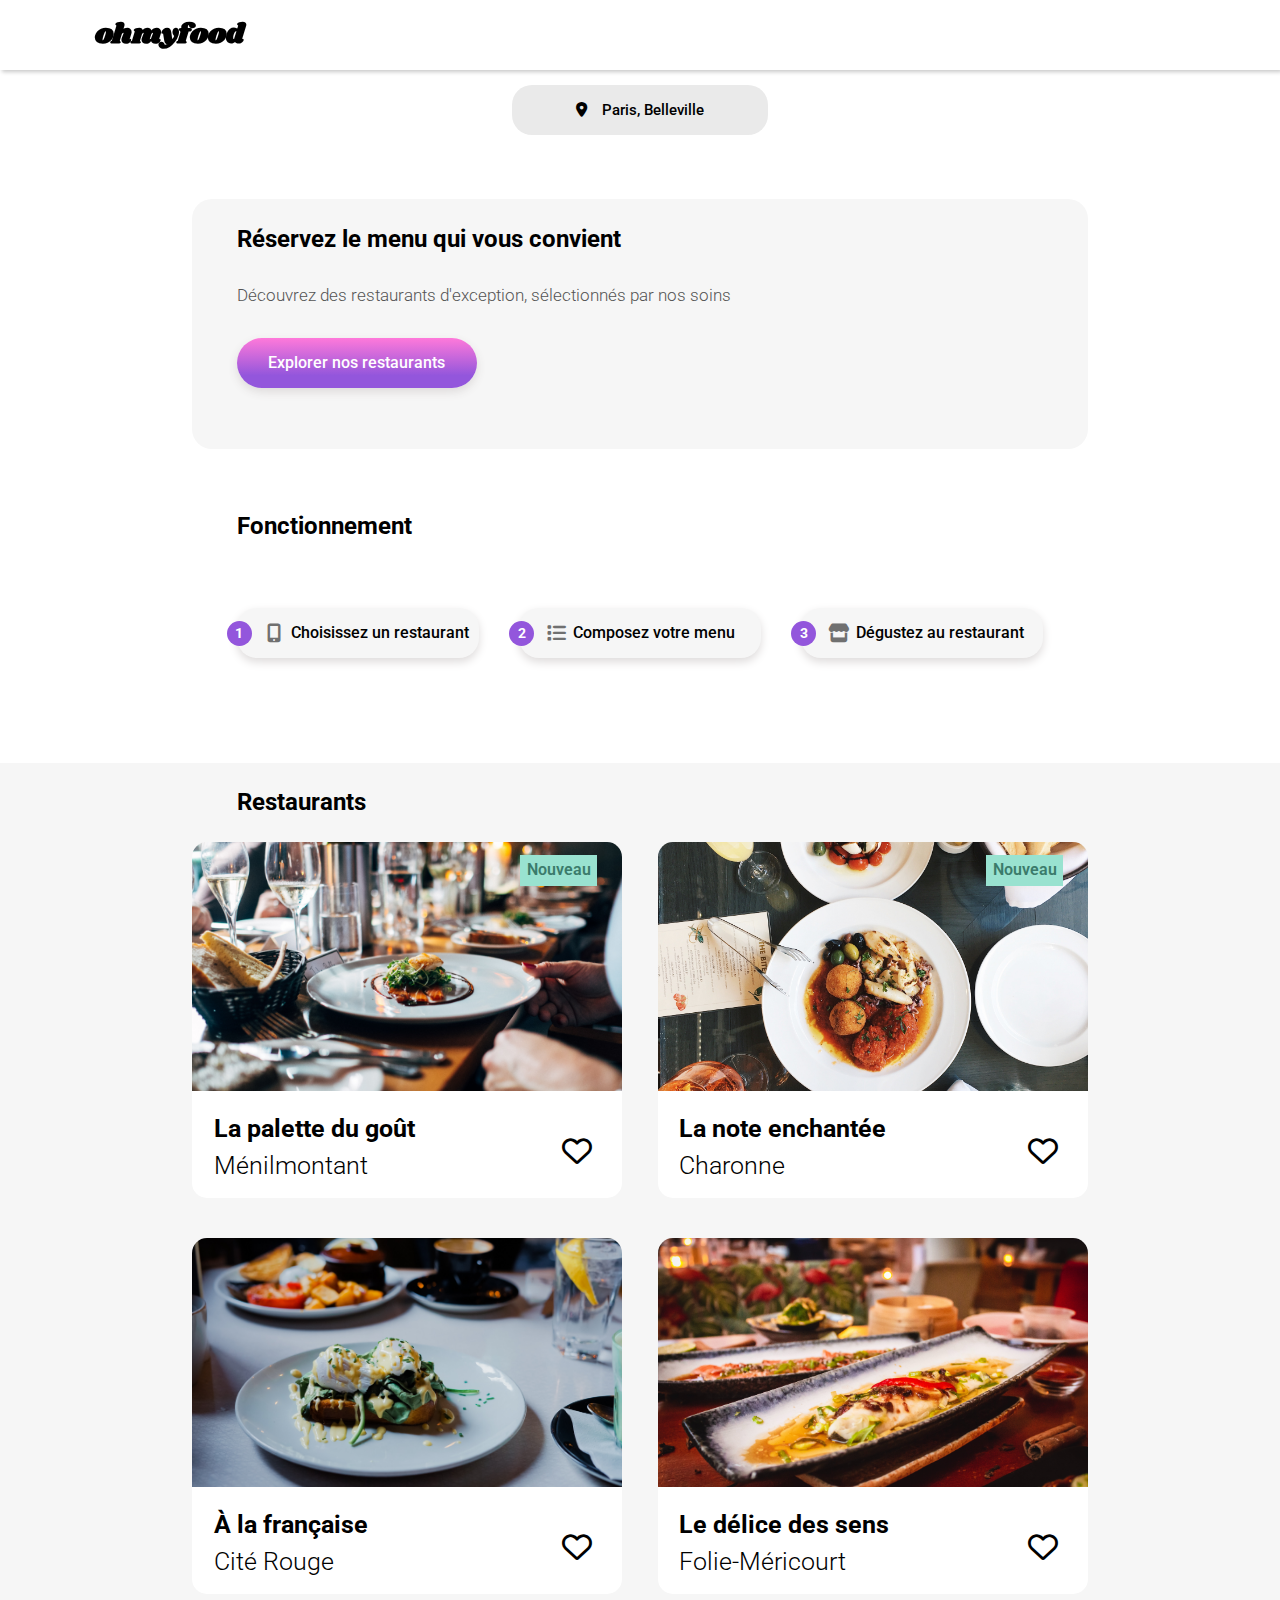
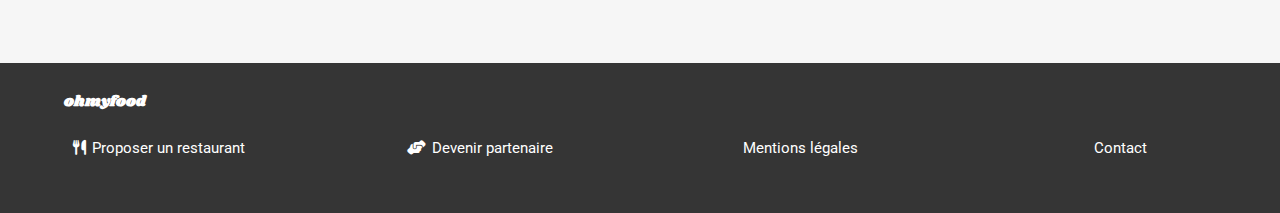
<file: index.html>
<!DOCTYPE html>
<html lang="fr">
  <head>
    <meta charset="utf-8" />
    <meta name="viewport" content="width=device-width, initial-scale=1" />
    <link
      rel="stylesheet"
      href="https://cdnjs.cloudflare.com/ajax/libs/font-awesome/6.1.1/css/all.min.css"
    />
    <link rel="stylesheet" href="normalize.css" />
    <link rel="stylesheet" href="stylesheets/style.css">
    <link rel="preconnect" href="https://fonts.googleapis.com" />
    <link rel="preconnect" href="https://fonts.gstatic.com" crossorigin />
    <link rel="preconnect" href="https://fonts.googleapis.com" />
    <link rel="preconnect" href="https://fonts.gstatic.com" crossorigin />
    <link
      href="https://fonts.googleapis.com/css2?family=Roboto:ital,wght@0,100;0,300;0,400;0,500;0,700;0,900;1,100;1,300;1,400;1,500;1,700&family=Shrikhand&display=swap"
      rel="stylesheet"
    />
    <title>Oh My Food</title>
  </head>
   
<body>
  <!--Loading Spinner-->
  <div class="loader-container">
  <div class="loader loader--hidden"></div>
  <h1 class="loader-text loader--hidden">ohmyfood</h1>
  </div>

  <!--Header-->
  <header class="home-header">
    <!--Flèche de retour + Logo-->
    <div class="header-content">
      <a class="go-back" href="index.html">
        <i class="fa-solid fa-arrow-left no-show"></i>
      </a>
      <a class="logo" href="index.html">
        <h1>ohmyfood</h1>
      </a>
    </div>
  </header>
  <main class="home-main">
    <section class="top-page">
      <!--Localisation-->
      <div class=".button-block">
        <div class="location">
          <h3><i class="fa-solid fa-location-dot"></i>Paris, Belleville</h3>
        </div>
        <!--Introduction-->
        <div class="intro">
          <div class="intro-texts">
          <h2>Réservez le menu qui vous convient</h2>
          <h3>
            Découvrez des restaurants d'exception, sélectionnés par nos soins
          </h3>
          <a class="button" href="#restaurants-list">Explorer nos restaurants</a>
          </div>
        </div>
      </div>
      <!--Fonctionnement-->
      <div class="how-to-box">
        <div class="how-to">
          <h2 class="how-to-title">Fonctionnement</h2>
          <div class="steps-blocks">
            <div class="how-to-block">
              <h3 class="block-digit">1</h3>
              <div class="block-content">
                <i class="fa-solid fa-mobile-screen-button"></i>
              <!--</div>-->
              <h3 class="block-text">Choisissez un restaurant</h3>
              </div>
            </div>
            <div class="how-to-block">
              <h3 class="block-digit">2</h3>
              <div class="block-content">
                <i class="fa-solid fa-list"></i>  
                <h3 class="block-text">Composez votre menu</h3>
              </div>  
            </div>
            <div class="how-to-block">
              <h3 class="block-digit">3</h3>
              <div class="block-content">
                <i class="fa-solid fa-store"></i>
                <h3 class="block-text">Dégustez au restaurant</h3>
              </div>  
            </div>
          </div>  
        </div>
      </div>  
    </section>
    <!--Liste des restaurants-->
    <section id="restaurants-list">
      <h2 class="restaurants-title">Restaurants</h2>
      <div class="food-cards">
        <!--Carte restaurant 1-->
        <a class="restaurant-card" href="restaurant_1.html">
          <div class="restaurant-picture">
            <img
              src="images/restaurants/jay-wennington-N_Y88TWmGwA-unsplash.jpg"
              alt="La palette du goût"
            />
            <span class="new-restaurant">Nouveau</span>
          </div>
          <div class="restaurant-info">
            <div class="info-content">
              <div class="info-text">
              <h3>La palette du goût</h3>
              <h4>Ménilmontant</h4>
              </div>
              <div class="hearts">
                <i class="fa-regular fa-heart heart-empty"></i>
                <i class="fa-solid fa-heart heart-full"></i>
              </div>
            </div>  
          </div>
        </a>
        <!--Carte restaurant 2-->
        <a class="restaurant-card" href="restaurant_2.html">
          <div class="restaurant-picture">
            <img
              src="images/restaurants/stil-u2Lp8tXIcjw-unsplash.jpg"
              alt="La note enchantée"
            />
            <span class="new-restaurant">Nouveau</span>
          </div>
          <div class="restaurant-info">
            <div class="info-content">
              <div class="info-text">
              <h3>La note enchantée</h3>
              <h4>Charonne</h4>
              </div>
              <div class="hearts">
                <i class="fa-regular fa-heart heart-empty"></i>
                <i class="fa-solid fa-heart heart-full"></i>
              </div>
            </div>  
          </div>
          </a>
        
          <!--Carte restaurant 3-->
          <a class="restaurant-card" href="restaurant_3.html">
            <div class="restaurant-picture">
              <img
                src="images/restaurants/toa-heftiba-DQKerTsQwi0-unsplash.jpg"
                alt="La palette du goût"
              />
            </div>
            <div class="restaurant-info">
              <div class="info-content">
                <div class="info-text">
                <h3>À la française</h3>
                <h4>Cité Rouge</h4>
                </div>
                <div class="hearts">
                  <i class="fa-regular fa-heart heart-empty"></i>
                  <i class="fa-solid fa-heart heart-full"></i>
                </div>
              </div>  
            </div>
          </a>
        <!--Carte restaurant 4-->  
        <a class="restaurant-card" href="restaurant_4.html">
          <div class="restaurant-picture">
            <img
              src="images/restaurants/louis-hansel-shotsoflouis-qNBGVyOCY8Q-unsplash.jpg"
              alt="La palette du goût"
            />
          </div>
          <div class="restaurant-info">
            <div class="info-content">
              <div class="info-text">
              <h3>Le délice des sens</h3>
              <h4>Folie-Méricourt</h4>
              </div>
              <div class="hearts">
              <i class="fa-regular fa-heart heart-empty"></i>
              <i class="fa-solid fa-heart heart-full"></i>
              </div>
            </div>  
          </div>
        </a>
      </div>  
    </section>
  </main>
  <!--Footer-->
  <footer>
    <div class="footer-content">
      <h3>ohmyfood</h3>
      <ul>
        <li><a href="index.html"><i class="fa-solid fa-utensils"></i>Proposer un restaurant</a></li>
        <li><a href="index.html"><i class="fa-solid fa-handshake-angle"></i>Devenir partenaire</a></li>
        <li><a href="#">Mentions légales</a></li>
        <li><a href="mailto:bouthorsv@gmail.com">Contact</a></li>
      </ul>
    </div>
  </footer>
</body>
</html>
</file>
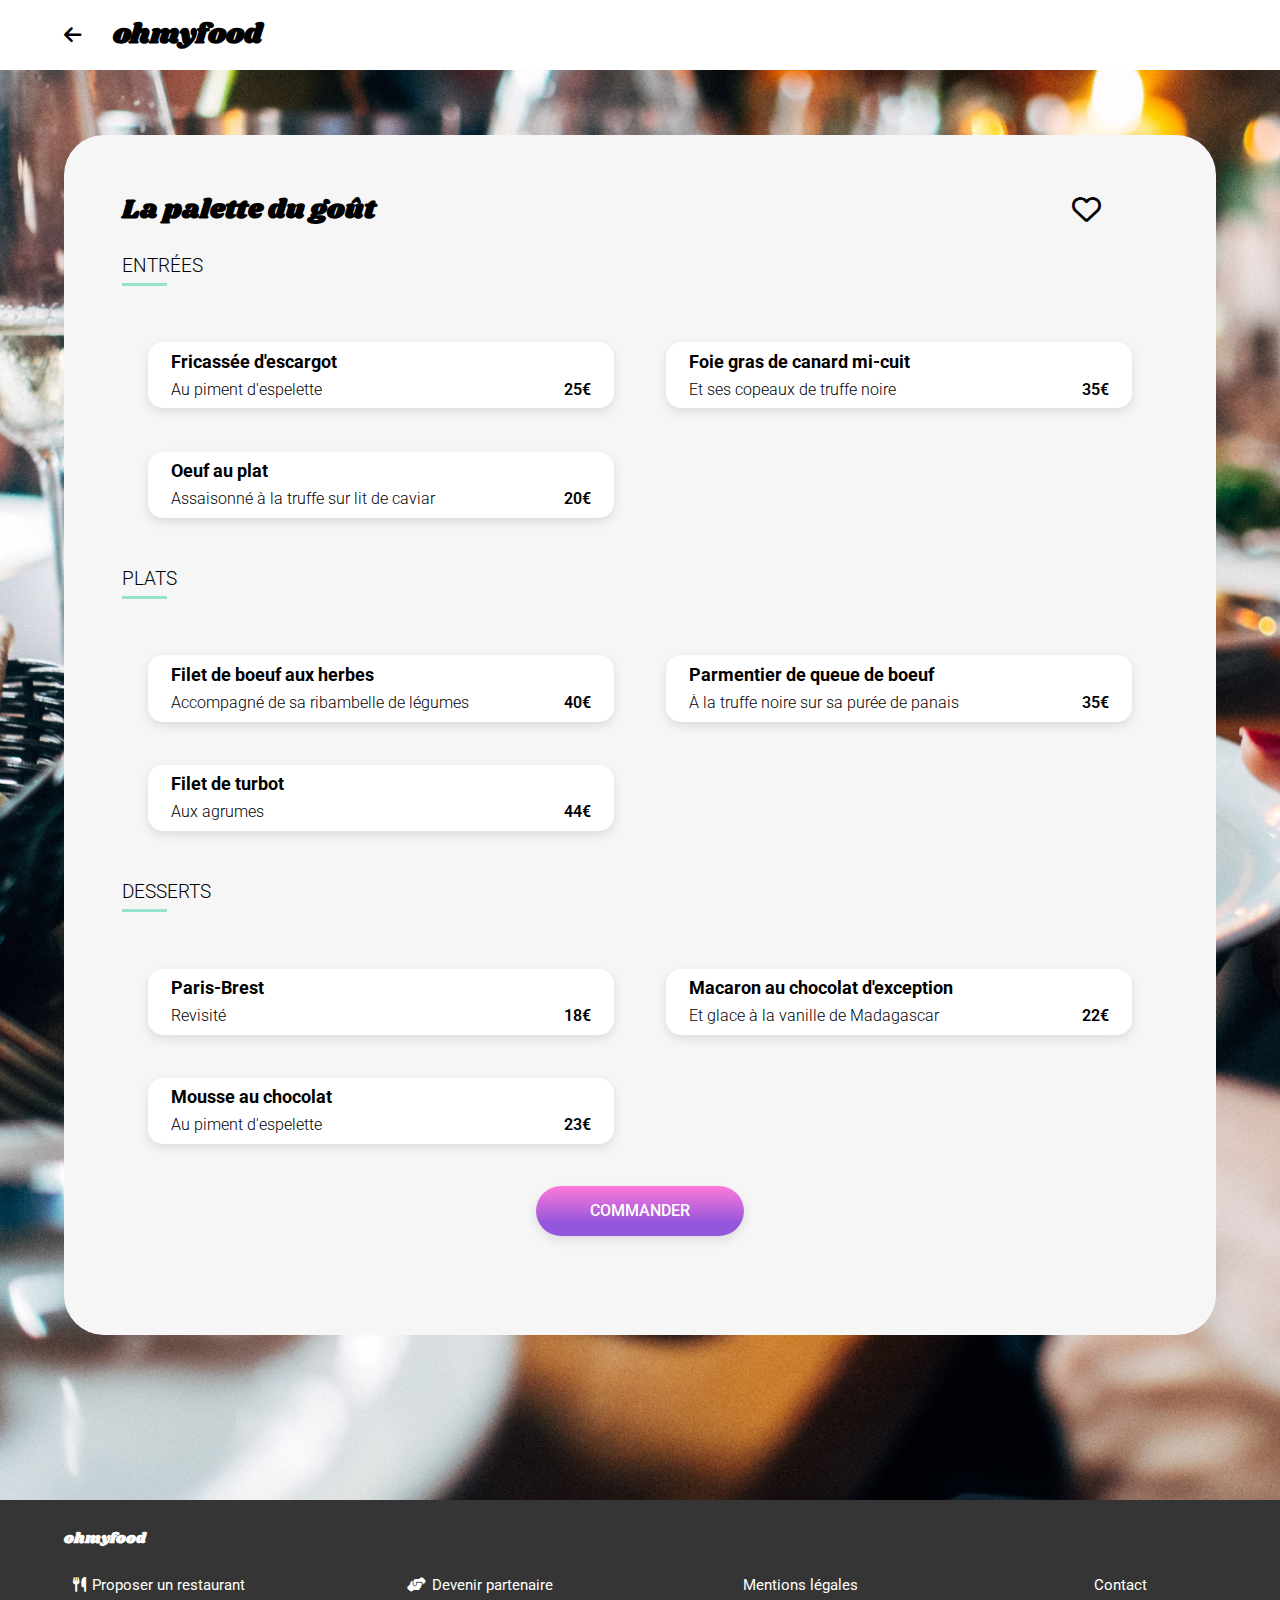
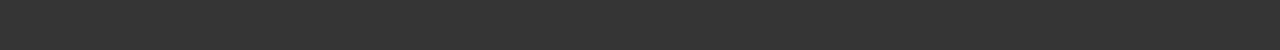
<file: restaurant_1.html>
<!DOCTYPE html>
<html lang="fr">
  <head>
    <meta charset="utf-8" />
    <meta name="viewport" content="width=device-width, initial-scale=1" />
    <link
      rel="stylesheet"
      href="https://cdnjs.cloudflare.com/ajax/libs/font-awesome/6.1.1/css/all.min.css"
    />
    <link rel="stylesheet" href="normalize.css" />
    <link rel="stylesheet" href="stylesheets/style.css" />
    <link rel="preconnect" href="https://fonts.googleapis.com" />
    <link rel="preconnect" href="https://fonts.gstatic.com" crossorigin />
    <link rel="preconnect" href="https://fonts.googleapis.com" />
    <link rel="preconnect" href="https://fonts.gstatic.com" crossorigin />
    <link
      href="https://fonts.googleapis.com/css2?family=Roboto:ital,wght@0,100;0,300;0,400;0,500;0,700;0,900;1,100;1,300;1,400;1,500;1,700&family=Shrikhand&display=swap"
      rel="stylesheet"
    />
    <title>Oh My Food - La palette du goût</title>
  </head>

  <body>
    <header>
      <!--Flèche de retour + Logo-->
      <div class="header-content">
        <a class="go-back" href="index.html">
          <i class="fa-solid fa-arrow-left"></i>
        </a>
        <a class="logo" href="index.html">
          <h1>ohmyfood</h1>
        </a>
      </div>
    </header>
    <main class="restaurant-main">
      <!--Photo restaurant-->
      <div class="restaurant-picture-top">
        <img
          src="images/restaurants/jay-wennington-N_Y88TWmGwA-unsplash.jpg"
          alt=""
        />
      </div>
      <!--Menu restaurant-->
      <section class="restaurants-section">
        <div class="restaurant-menu">
          <div class="restaurant-name">
            <div><h2>La palette du goût</h2></div>
            <div class="hearts">
              <i class="fa-regular fa-heart heart-empty"></i>
              <i class="fa-solid fa-heart heart-full"></i>
            </div>
          </div>
          <!--Bloc ENTRÉES-->
          <div class="category-container starters">
            <div class="menu-category"><h3>ENTRÉES</h3></div>
            <div class="meal-container">
              <div class="meal-left">
                <h4 class="meal-name">Fricassée d'escargot</h4>
                <div class="meal-d-and-p">
                  <h5 class="meal-description">Au piment d'espelette</h5>
                  <span class="meal-price">25€</span>
                </div>
              </div>
              <div class="meal-right">
                <i class="fa-solid fa-circle-check"></i>
              </div>
            </div>
            <div class="meal-container">
              <div class="meal-left">
                <h4 class="meal-name">Foie gras de canard mi-cuit</h4>
                <div class="meal-d-and-p">
                  <h5 class="meal-description">
                    Et ses copeaux de truffe noire
                  </h5>
                  <span class="meal-price">35€</span>
                </div>
              </div>
              <div class="meal-right">
                <i class="fa-solid fa-circle-check"></i>
              </div>
            </div>
            <div class="meal-container">
              <div class="meal-left">
                <h4 class="meal-name">Oeuf au plat</h4>
                <div class="meal-d-and-p">
                  <h5 class="meal-description">
                    Assaisonné à la truffe sur lit de caviar
                  </h5>
                  <span class="meal-price">20€</span>
                </div>
              </div>
              <div class="meal-right">
                <i class="fa-solid fa-circle-check"></i>
              </div>
            </div>
          </div>
          <!--Bloc PLATS-->
          <div class="category-container main-courses">
            <div class="menu-category"><h3>PLATS</h3></div>
            <div class="meal-container">
              <div class="meal-left">
                <h4 class="meal-name">Filet de boeuf aux herbes</h4>
                <div class="meal-d-and-p">
                  <h5 class="meal-description">
                    Accompagné de sa ribambelle de légumes
                  </h5>
                  <span class="meal-price">40€</span>
                </div>
              </div>
              <div class="meal-right">
                <i class="fa-solid fa-circle-check"></i>
              </div>
            </div>
            <div class="meal-container">
              <div class="meal-left">
                <h4 class="meal-name">Parmentier de queue de boeuf</h4>
                <div class="meal-d-and-p">
                  <h5 class="meal-description">
                    À la truffe noire sur sa purée de panais
                  </h5>
                  <span class="meal-price">35€</span>
                </div>
              </div>
              <div class="meal-right">
                <i class="fa-solid fa-circle-check"></i>
              </div>
            </div>
            <div class="meal-container">
              <div class="meal-left">
                <h4 class="meal-name">Filet de turbot</h4>
                <div class="meal-d-and-p">
                  <h5 class="meal-description">Aux agrumes</h5>
                  <span class="meal-price">44€</span>
                </div>
              </div>
              <div class="meal-right">
                <i class="fa-solid fa-circle-check"></i>
              </div>
            </div>
          </div>
          <!--Bloc DESSERTS-->
          <div class="category-container desserts">
            <div class="menu-category"><h3>DESSERTS</h3></div>
            <div class="meal-container">
              <div class="meal-left">
                <h4 class="meal-name">Paris-Brest</h4>
                <div class="meal-d-and-p">
                  <h5 class="meal-description">Revisité</h5>
                  <span class="meal-price">18€</span>
                </div>
              </div>
              <div class="meal-right">
                <i class="fa-solid fa-circle-check"></i>
              </div>
            </div>
            <div class="meal-container">
              <div class="meal-left">
                <h4 class="meal-name">Macaron au chocolat d'exception</h4>
                <div class="meal-d-and-p">
                  <h5 class="meal-description">
                    Et glace à la vanille de Madagascar
                  </h5>
                  <span class="meal-price">22€</span>
                </div>
              </div>
              <div class="meal-right">
                <i class="fa-solid fa-circle-check"></i>
              </div>
            </div>
            <div class="meal-container">
              <div class="meal-left">
                <h4 class="meal-name">Mousse au chocolat</h4>
                <div class="meal-d-and-p">
                  <h5 class="meal-description">Au piment d'espelette</h5>
                  <span class="meal-price">23€</span>
                </div>
              </div>
              <div class="meal-right">
                <i class="fa-solid fa-circle-check"></i>
              </div>
            </div>
          </div>
          <!--Bouton Commander-->
          <button class="button">COMMANDER</button>
        </div>
      </section>
    </main>

    <!--Footer-->
    <footer>
      <div class="footer-content">
        <h3>ohmyfood</h3>
        <ul>
          <li>
            <a href="index.html"
              ><i class="fa-solid fa-utensils"></i>Proposer un restaurant</a
            >
          </li>
          <li>
            <a href="index.html"
              ><i class="fa-solid fa-handshake-angle"></i>Devenir partenaire</a
            >
          </li>
          <li><a href="#">Mentions légales</a></li>
          <li><a href="mailto:bouthorsv@gmail.com">Contact</a></li>
        </ul>
      </div>
    </footer>
  </body>
</html>
</file>
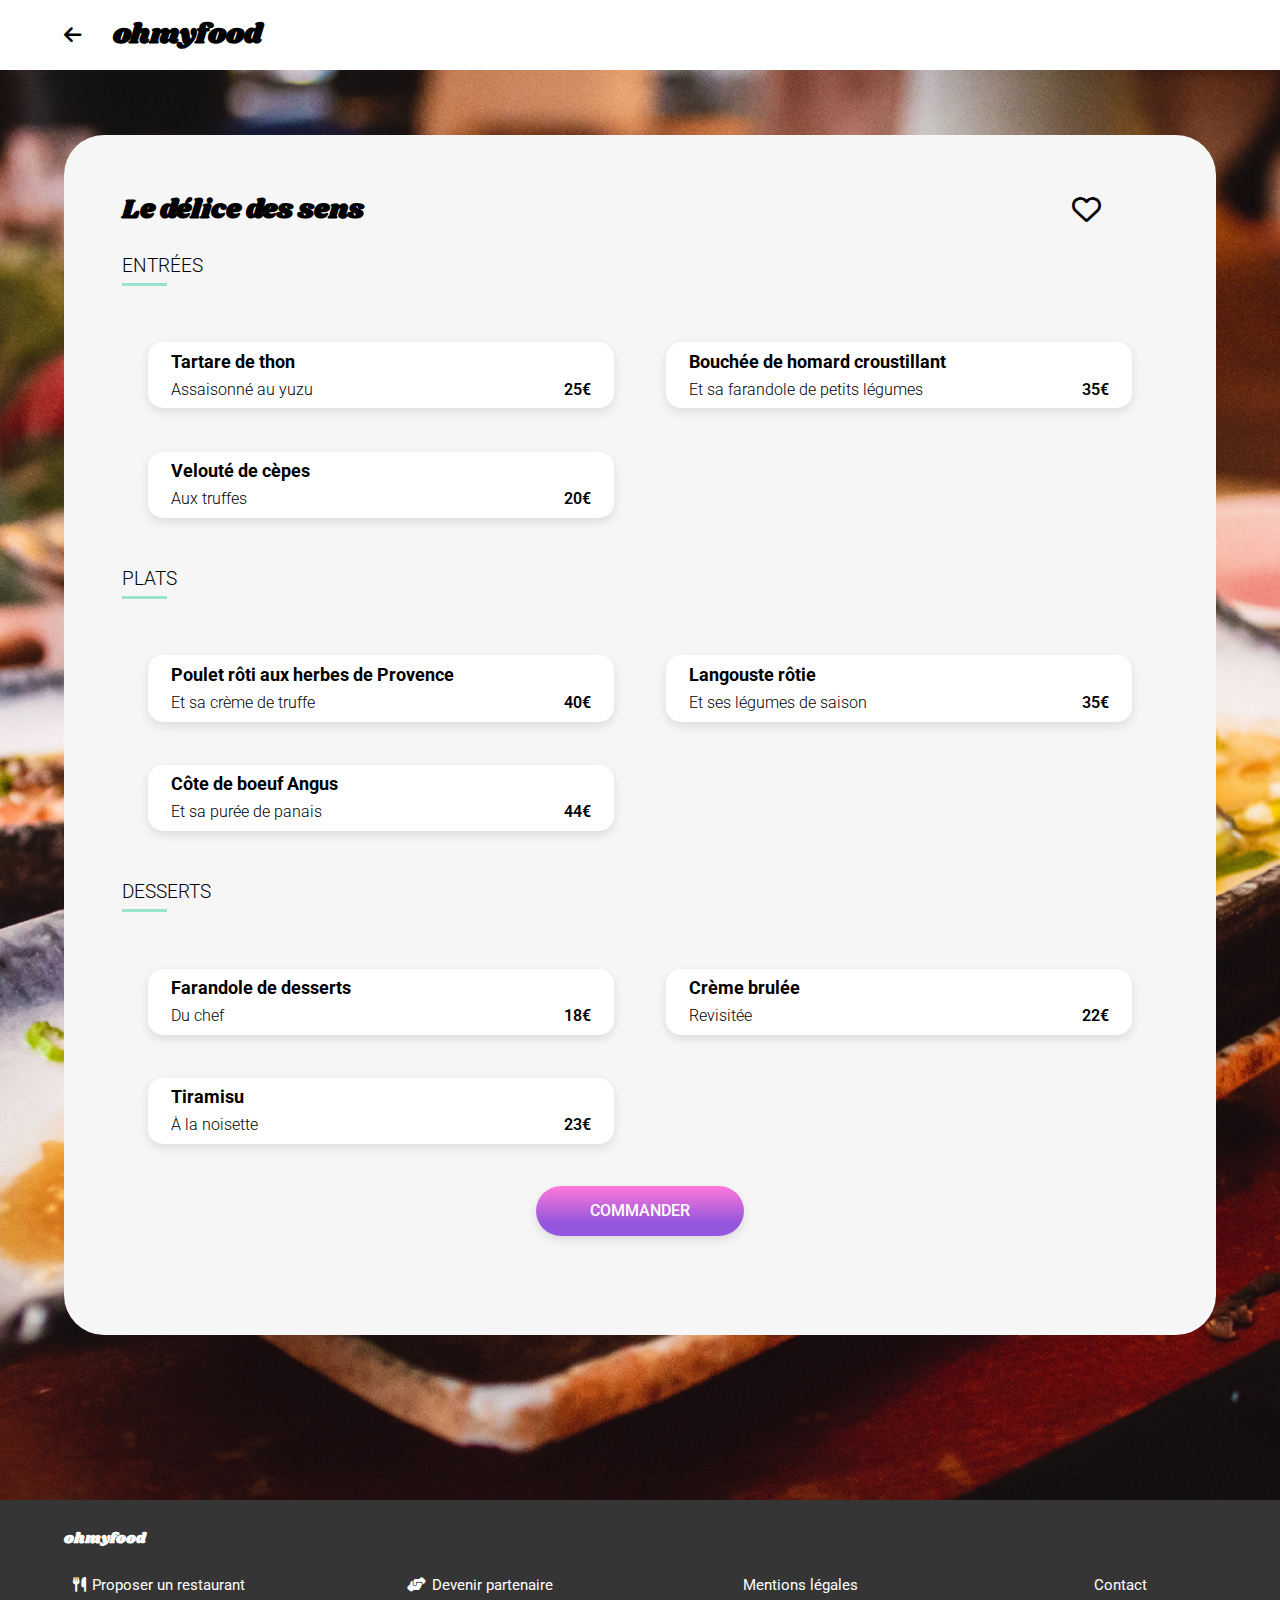
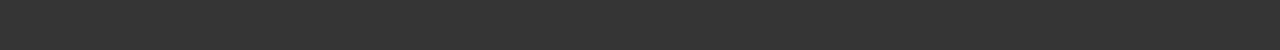
<file: restaurant_2.html>
<!DOCTYPE html>
<html lang="fr">
  <head>
    <meta charset="utf-8" />
    <meta name="viewport" content="width=device-width, initial-scale=1" />
    <link
      rel="stylesheet"
      href="https://cdnjs.cloudflare.com/ajax/libs/font-awesome/6.1.1/css/all.min.css"
    />
    <link rel="stylesheet" href="normalize.css" />
    <link rel="stylesheet" href="stylesheets/style.css">
    <link rel="preconnect" href="https://fonts.googleapis.com" />
    <link rel="preconnect" href="https://fonts.gstatic.com" crossorigin />
    <link rel="preconnect" href="https://fonts.googleapis.com" />
    <link rel="preconnect" href="https://fonts.gstatic.com" crossorigin />
    <link
      href="https://fonts.googleapis.com/css2?family=Roboto:ital,wght@0,100;0,300;0,400;0,500;0,700;0,900;1,100;1,300;1,400;1,500;1,700&family=Shrikhand&display=swap"
      rel="stylesheet"
    />
    <title>Oh My Food - Le délice des sens</title>
  </head>
 <body>
  <header>
    <!--Flèche de retour + Logo-->
    <div class="header-content">
      <a class="go-back" href="index.html">
        <i class="fa-solid fa-arrow-left"></i>
      </a>
      <a class="logo" href="index.html">
        <h1>ohmyfood</h1>
      </a>
    </div>
  </header>
  <main class="restaurant-main">
    <!--Photo restaurant-->
    <div class="restaurant-picture-top">
      <img
        src="images/restaurants/louis-hansel-shotsoflouis-qNBGVyOCY8Q-unsplash.jpg"
        alt=""
      />
    </div>
    <!--Menu restaurant-->
    <section class="restaurants-section">
        <div class="restaurant-menu">
          <div class="restaurant-name">
            <div><h2>Le délice des sens</h2></div>
            <div class="hearts">
              <i class="fa-regular fa-heart heart-empty"></i>
              <i class="fa-solid fa-heart heart-full"></i>
            </div>
          </div>
          <!--Bloc ENTRÉES-->
          <div class="category-container starters">
            <div class="menu-category"><h3>ENTRÉES</h3></div>
            <div class="meal-container">
              <div class="meal-left">
                <h4 class="meal-name">Tartare de thon</h4>
                <div class="meal-d-and-p">
                <h5 class="meal-description">Assaisonné au yuzu</h5>
                <span class="meal-price">25€</span>
                </div>
              </div>
              <div class="meal-right">
                <i class="fa-solid fa-circle-check"></i>
              </div>  
            </div>
            <div class="meal-container">
              <div class="meal-left">
                <h4 class="meal-name">Bouchée de homard croustillant</h4>
                <div class="meal-d-and-p">
                  <h5 class="meal-description">Et sa farandole de petits légumes</h5>
                <span class="meal-price">35€</span>
                </div>
              </div>
              <div class="meal-right">
                <i class="fa-solid fa-circle-check"></i>
              </div>  
            </div>
            <div class="meal-container">
              <div class="meal-left">
                <h4 class="meal-name">Velouté de cèpes</h4>
                <div class="meal-d-and-p">
                  <h5 class="meal-description">Aux truffes</h5>
                <span class="meal-price">20€</span>
                </div>
              </div>
              <div class="meal-right">
                <i class="fa-solid fa-circle-check"></i>
              </div>  
            </div>
          </div>  
          <!--Bloc PLATS-->
          <div class="category-container main-courses">
            <div class="menu-category"><h3>PLATS</h3></div>
            <div class="meal-container">
                <div class="meal-left">
                  <h4 class="meal-name">Poulet rôti aux herbes de Provence</h4>
                  <div class="meal-d-and-p">
                    <h5 class="meal-description">Et sa crème de truffe</h5>
                    <span class="meal-price">40€</span>
                  </div>
                </div>  
                <div class="meal-right">
                  <i class="fa-solid fa-circle-check"></i>
                </div>  
              </div>  
              <div class="meal-container">
                <div class="meal-left"> 
                  <h4 class="meal-name">Langouste rôtie</h4>
                    <div class="meal-d-and-p">
                    <h5 class="meal-description">Et ses légumes de saison</h5>
                    <span class="meal-price">35€</span>
                    </div>
                </div>  
                  <div class="meal-right">
                    <i class="fa-solid fa-circle-check"></i>
                  </div>  
              </div>  
              <div class="meal-container">
                <div class="meal-left"> 
                  <h4 class="meal-name">Côte de boeuf Angus</h4>
                  <div class="meal-d-and-p">
                  <h5 class="meal-description">Et sa purée de panais</h5>
                  <span class="meal-price">44€</span>
                  </div>
                </div>  
                <div class="meal-right">
                  <i class="fa-solid fa-circle-check"></i>
                </div>    
              </div>  
          </div>        

          <!--Bloc DESSERTS-->
          <div class="category-container desserts">
            <div class="menu-category"><h3>DESSERTS</h3></div>
            <div class="meal-container">
              <div class="meal-left">
                <h4 class="meal-name">Farandole de desserts</h4>
                <div class="meal-d-and-p">
                <h5 class="meal-description">Du chef</h5>
                <span class="meal-price">18€</span>
                </div>
              </div>  
              <div class="meal-right">
                <i class="fa-solid fa-circle-check"></i>
              </div>    
            </div>  
            <div class="meal-container">
              <div class="meal-left"> 
                <h4 class="meal-name">Crème brulée</h4>
                <div class="meal-d-and-p">
                <h5 class="meal-description">Revisitée</h5>
                <span class="meal-price">22€</span>
                </div>
              </div>  
              <div class="meal-right">
                <i class="fa-solid fa-circle-check"></i>
              </div>  
            </div>  
            <div class="meal-container">
              <div class="meal-left"> 
                <h4 class="meal-name">Tiramisu</h4>
                <div class="meal-d-and-p">
                <h5 class="meal-description">À la noisette</h5>
                <span class="meal-price">23€</span>
                </div>
              </div>  
              <div class="meal-right">
                <i class="fa-solid fa-circle-check"></i>
              </div>  
            </div>  
        </div>
          <!--Bouton Commander-->
          <button class="button">COMMANDER</button>
        </div>  
          
    </section>
  </main>

  <!--Footer-->
  <footer>
    <div class="footer-content">
      <h3>ohmyfood</h3>
      <ul>
        <li><a href="index.html"><i class="fa-solid fa-utensils"></i>Proposer un restaurant</a></li>
        <li><a href="index.html"><i class="fa-solid fa-handshake-angle"></i>Devenir partenaire</a></li>
        <li><a href="#">Mentions légales</a></li>
        <li><a href="mailto:bouthorsv@gmail.com">Contact</a></li>
      </ul>
    </div>
  </footer>
</body>
</html>
</file>
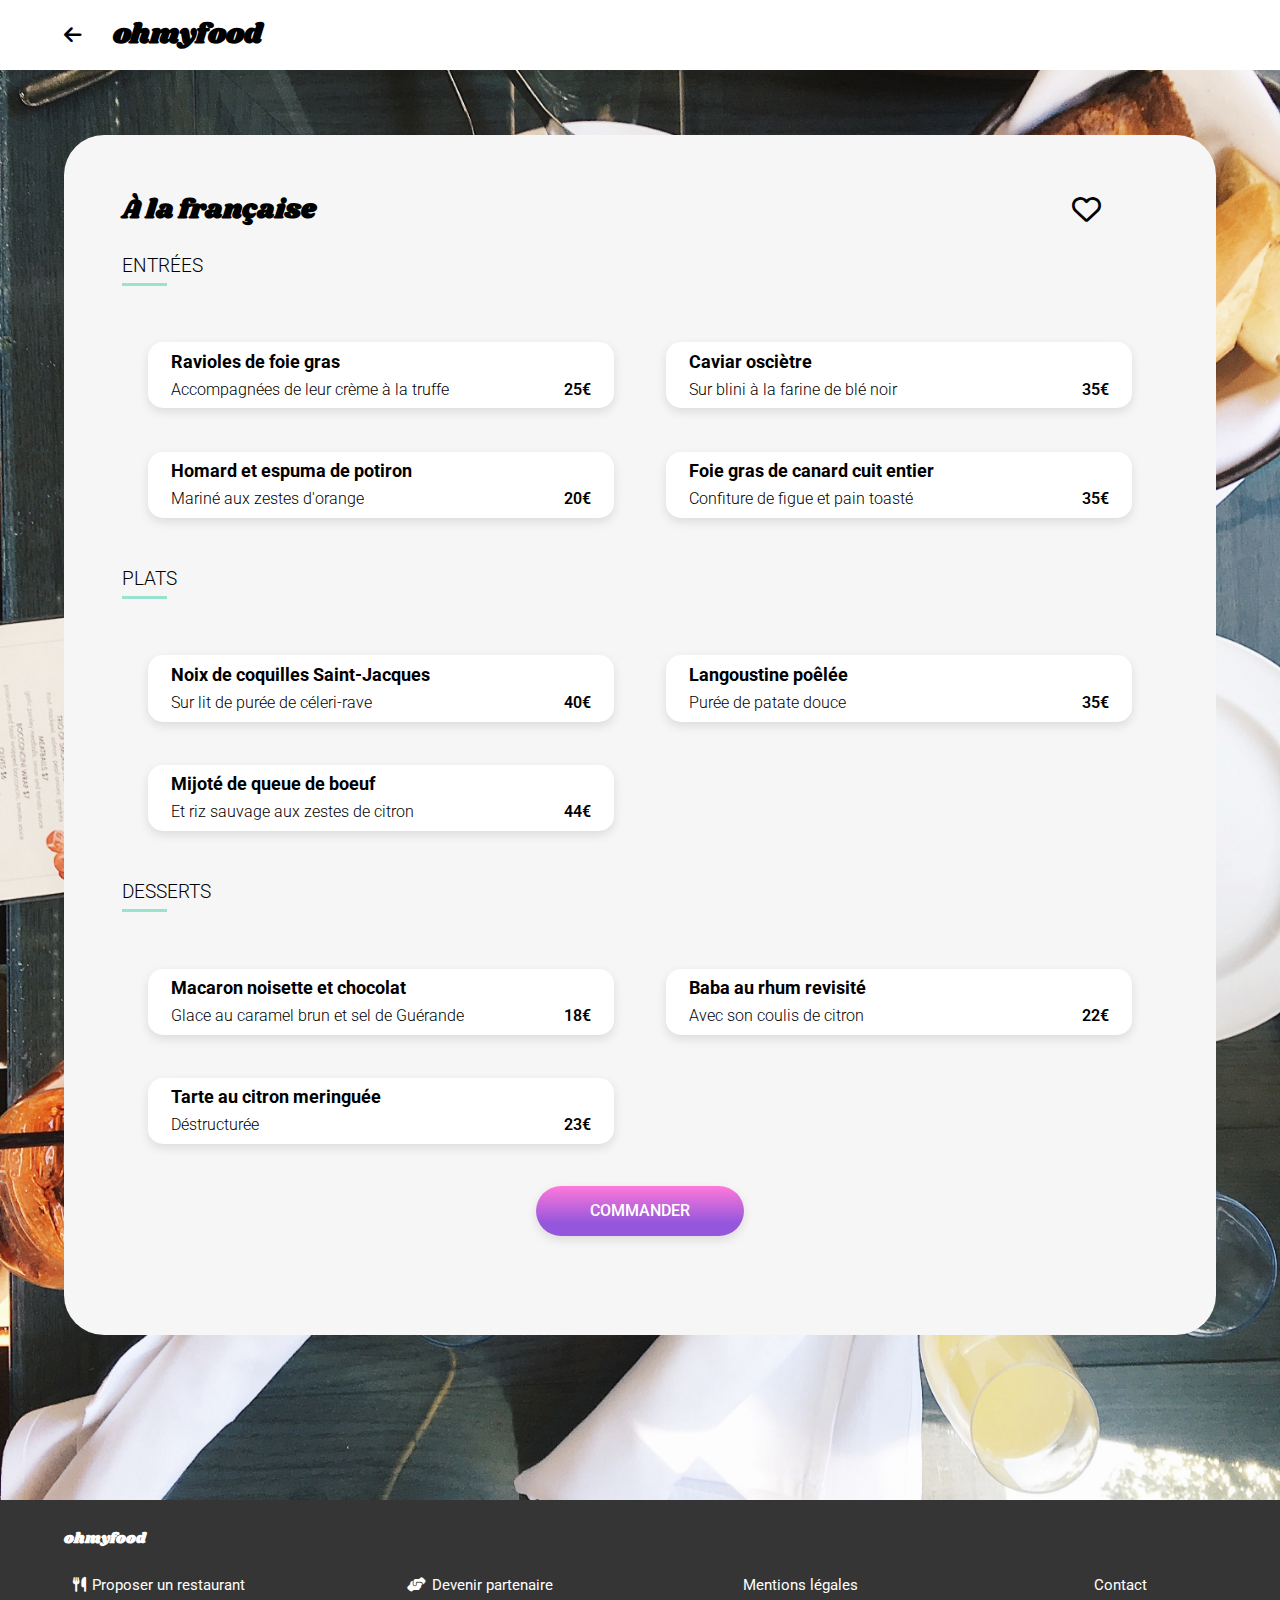
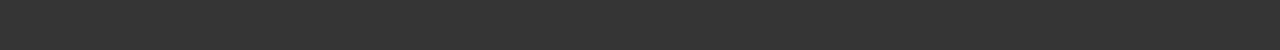
<file: restaurant_3.html>
<!DOCTYPE html>
<html lang="fr">
  <head>
    <meta charset="utf-8" />
    <meta name="viewport" content="width=device-width, initial-scale=1" />
    <link
      rel="stylesheet"
      href="https://cdnjs.cloudflare.com/ajax/libs/font-awesome/6.1.1/css/all.min.css"
    />
    <link rel="stylesheet" href="normalize.css" />
    <link rel="stylesheet" href="stylesheets/style.css">
    <link rel="preconnect" href="https://fonts.googleapis.com" />
    <link rel="preconnect" href="https://fonts.gstatic.com" crossorigin />
    <link rel="preconnect" href="https://fonts.googleapis.com" />
    <link rel="preconnect" href="https://fonts.gstatic.com" crossorigin />
    <link
      href="https://fonts.googleapis.com/css2?family=Roboto:ital,wght@0,100;0,300;0,400;0,500;0,700;0,900;1,100;1,300;1,400;1,500;1,700&family=Shrikhand&display=swap"
      rel="stylesheet"
    />
    <title>Oh My Food - La note enchantée</title>
  </head>
  <body>
    
  
  <header>
    <!--Flèche de retour + Logo-->
    <div class="header-content">
      <a class="go-back" href="index.html">
        <i class="fa-solid fa-arrow-left"></i>
      </a>
      <a class="logo" href="index.html">
        <h1>ohmyfood</h1>
      </a>
    </div>
  </header>
  <main class="restaurant-main">
    <!--Photo restaurant-->
    <div class="restaurant-picture-top">
      <img
        src="images/restaurants/stil-u2Lp8tXIcjw-unsplash.jpg"
        alt=""
      />
    </div>
    <!--Menu restaurant-->
    <section class="restaurants-section">
      <div class="restaurant-menu">
        <div class="restaurant-name">
          <div><h2>À la française</h2></div>
          <div class="hearts">
            <i class="fa-regular fa-heart heart-empty"></i>
            <i class="fa-solid fa-heart heart-full"></i>
          </div>
        </div>
        <!--Bloc ENTRÉES-->
        <div class="category-container starters">
          <div class="menu-category"><h3>ENTRÉES</h3></div>
          <div class="meal-container">
            <div class="meal-left">
              <h4 class="meal-name">Ravioles de foie gras</h4>
              <div class="meal-d-and-p">
                <h5 class="meal-description">Accompagnées de leur crème à la truffe</h5>
                <span class="meal-price">25€</span>
              </div>
            </div>
            <div class="meal-right">
              <i class="fa-solid fa-circle-check"></i>
            </div>  
          </div>
          <div class="meal-container">
            <div class="meal-left">
              <h4 class="meal-name">Caviar osciètre</h4>
              <div class="meal-d-and-p">
                <h5 class="meal-description">Sur blini à la farine de blé noir</h5>
                <span class="meal-price">35€</span>
              </div>
            </div>
            <div class="meal-right">
              <i class="fa-solid fa-circle-check"></i>
            </div>  
          </div>
          <div class="meal-container">
            <div class="meal-left">
              <h4 class="meal-name">Homard et espuma de potiron</h4>
              <div class="meal-d-and-p">
                <h5 class="meal-description">Mariné aux zestes d'orange</h5>
                <span class="meal-price">20€</span>
              </div>
            </div>
            <div class="meal-right">
              <i class="fa-solid fa-circle-check"></i>
            </div>  
          </div>
          <div class="meal-container">
            <div class="meal-left">
              <h4 class="meal-name">Foie gras de canard cuit entier</h4>
              <div class="meal-d-and-p">
                <h5 class="meal-description">Confiture de figue et pain toasté</h5>
                <span class="meal-price">35€</span>
              </div>
            </div>
            <div class="meal-right">
              <i class="fa-solid fa-circle-check"></i>
            </div>  
          </div>
        </div>    
        <!--Bloc PLATS--> 
        <div class="category-container main-courses">
          <div class="menu-category"><h3>PLATS</h3></div>
          <div class="meal-container">
              <div class="meal-left">
                <h4 class="meal-name">Noix de coquilles Saint-Jacques</h4>
                <div class="meal-d-and-p">
                  <h5 class="meal-description">Sur lit de purée de céleri-rave</h5>
                  <span class="meal-price">40€</span>
                </div>
              </div>  
              <div class="meal-right">
                <i class="fa-solid fa-circle-check"></i>
              </div>  
            </div>  
            <div class="meal-container">
              <div class="meal-left"> 
                <h4 class="meal-name">Langoustine poêlée</h4>
                  <div class="meal-d-and-p">
                    <h5 class="meal-description">Purée de patate douce</h5>
                    <span class="meal-price">35€</span>
                  </div>
              </div>  
                <div class="meal-right">
                  <i class="fa-solid fa-circle-check"></i>
                </div>  
            </div>  
            <div class="meal-container">
              <div class="meal-left"> 
                <h4 class="meal-name">Mijoté de queue de boeuf</h4>
                <div class="meal-d-and-p">
                  <h5 class="meal-description">Et riz sauvage aux zestes de citron</h5>
                  <span class="meal-price">44€</span>
                </div>
              </div>  
              <div class="meal-right">
                <i class="fa-solid fa-circle-check"></i>
              </div>    
            </div>  
        </div>  

        <!--Bloc DESSERTS-->
        <div class="category-container desserts">
          <div class="menu-category"><h3>DESSERTS</h3></div>
          <div class="meal-container">
            <div class="meal-left">
              <h4 class="meal-name">Macaron noisette et chocolat</h4>
              <div class="meal-d-and-p">
                <h5 class="meal-description">Glace au caramel brun et sel de Guérande</h5>
              <span class="meal-price">18€</span>
              </div>
            </div>  
            <div class="meal-right">
              <i class="fa-solid fa-circle-check"></i>
            </div>    
          </div>  
          <div class="meal-container">
            <div class="meal-left"> 
              <h4 class="meal-name">Baba au rhum revisité</h4>
              <div class="meal-d-and-p">
                <h5 class="meal-description">Avec son coulis de citron</h5>
              <span class="meal-price">22€</span>
              </div>
            </div>  
            <div class="meal-right">
              <i class="fa-solid fa-circle-check"></i>
            </div>  
          </div>  
          <div class="meal-container">
            <div class="meal-left"> 
              <h4 class="meal-name">Tarte au citron meringuée</h4>
              <div class="meal-d-and-p">
                <h5 class="meal-description">Déstructurée</h5>
              <span class="meal-price">23€</span>
              </div>
            </div>  
            <div class="meal-right">
              <i class="fa-solid fa-circle-check"></i>
            </div>  
          </div>  
      </div>
        <!--Bouton Commander-->
        <button class="button">COMMANDER</button>
      </div>    
    </section>
  </main>

  <!--Footer-->
  <footer>
    <div class="footer-content">
      <h3>ohmyfood</h3>
      <ul>
        <li><a href="index.html"><i class="fa-solid fa-utensils"></i>Proposer un restaurant</a></li>
        <li><a href="index.html"><i class="fa-solid fa-handshake-angle"></i>Devenir partenaire</a></li>
        <li><a href="#">Mentions légales</a></li>
        <li><a href="mailto:bouthorsv@gmail.com">Contact</a></li>
      </ul>
    </div>
  </footer>
</body> 
</html>
</file>
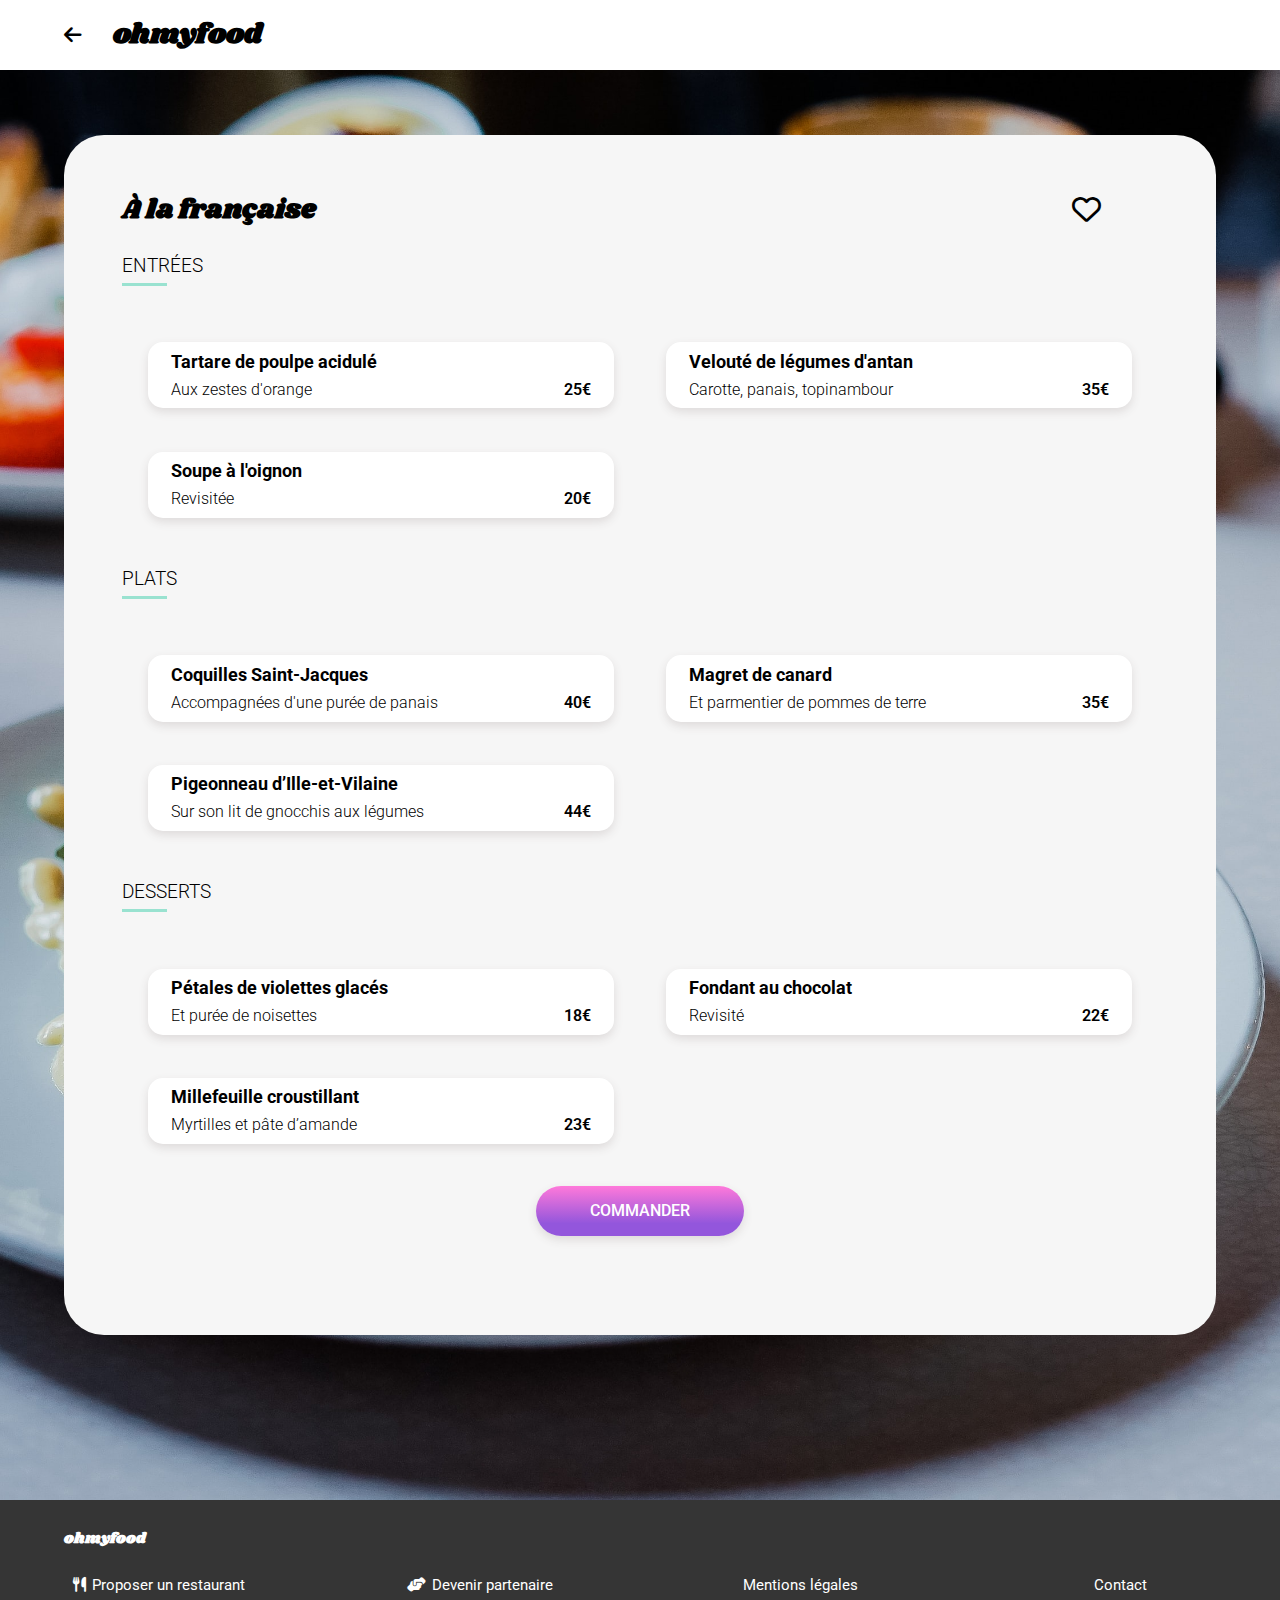
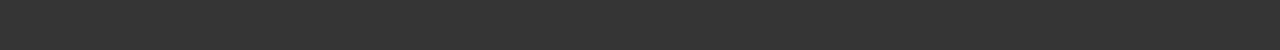
<file: restaurant_4.html>
<!DOCTYPE html>
<html lang="fr">
  <head>
    <meta charset="utf-8" />
    <meta name="viewport" content="width=device-width, initial-scale=1" />
    <link
      rel="stylesheet"
      href="https://cdnjs.cloudflare.com/ajax/libs/font-awesome/6.1.1/css/all.min.css"
    />
    <link rel="stylesheet" href="normalize.css" />
    <link rel="stylesheet" href="stylesheets/style.css" />
    <link rel="preconnect" href="https://fonts.googleapis.com" />
    <link rel="preconnect" href="https://fonts.gstatic.com" crossorigin />
    <link rel="preconnect" href="https://fonts.googleapis.com" />
    <link rel="preconnect" href="https://fonts.gstatic.com" crossorigin />
    <link
      href="https://fonts.googleapis.com/css2?family=Roboto:ital,wght@0,100;0,300;0,400;0,500;0,700;0,900;1,100;1,300;1,400;1,500;1,700&family=Shrikhand&display=swap"
      rel="stylesheet"
    />
    <title>Oh My Food - À la française</title>
  </head>
  <body>
    <header>
      <!--Flèche de retour + Logo-->
      <div class="header-content">
        <a class="go-back" href="index.html">
          <i class="fa-solid fa-arrow-left"></i>
        </a>
        <a class="logo" href="index.html">
          <h1>ohmyfood</h1>
        </a>
      </div>
    </header>
    <main class="restaurant-main">
      <!--Photo restaurant-->
      <div class="restaurant-picture-top">
        <img
          src="images/restaurants/toa-heftiba-DQKerTsQwi0-unsplash.jpg"
          alt=""
        />
      </div>
      <!--Menu restaurant-->
      <section class="restaurants-section">
        <div class="restaurant-menu">
          <div class="restaurant-name">
            <div><h2>À la française</h2></div>
            <div class="hearts">
              <i class="fa-regular fa-heart heart-empty"></i>
              <i class="fa-solid fa-heart heart-full"></i>
            </div>
          </div>
          <!--Bloc ENTRÉES-->
          <div class="category-container starters">
            <div class="menu-category"><h3>ENTRÉES</h3></div>
            <div class="meal-container">
              <div class="meal-left">
                <h4 class="meal-name">Tartare de poulpe acidulé</h4>
                <div class="meal-d-and-p">
                  <h5 class="meal-description">Aux zestes d'orange</h5>
                  <span class="meal-price">25€</span>
                </div>
              </div>
              <div class="meal-right">
                <i class="fa-solid fa-circle-check"></i>
              </div>
            </div>
            <div class="meal-container">
              <div class="meal-left">
                <h4 class="meal-name">Velouté de légumes d'antan</h4>
                <div class="meal-d-and-p">
                  <h5 class="meal-description">Carotte, panais, topinambour</h5>
                  <span class="meal-price">35€</span>
                </div>
              </div>
              <div class="meal-right">
                <i class="fa-solid fa-circle-check"></i>
              </div>
            </div>
            <div class="meal-container">
              <div class="meal-left">
                <h4 class="meal-name">Soupe à l'oignon</h4>
                <div class="meal-d-and-p">
                  <h5 class="meal-description">Revisitée</h5>
                  <span class="meal-price">20€</span>
                </div>
              </div>
              <div class="meal-right">
                <i class="fa-solid fa-circle-check"></i>
              </div>
            </div>
          </div>
          <!--Bloc PLATS-->
          <div class="category-container main-courses">
            <div class="menu-category"><h3>PLATS</h3></div>
            <div class="meal-container">
              <div class="meal-left">
                <h4 class="meal-name">Coquilles Saint-Jacques</h4>
                <div class="meal-d-and-p">
                  <h5 class="meal-description">
                    Accompagnées d'une purée de panais
                  </h5>
                  <span class="meal-price">40€</span>
                </div>
              </div>
              <div class="meal-right">
                <i class="fa-solid fa-circle-check"></i>
              </div>
            </div>
            <div class="meal-container">
              <div class="meal-left">
                <h4 class="meal-name">Magret de canard</h4>
                <div class="meal-d-and-p">
                  <h5 class="meal-description">
                    Et parmentier de pommes de terre
                  </h5>
                  <span class="meal-price">35€</span>
                </div>
              </div>
              <div class="meal-right">
                <i class="fa-solid fa-circle-check"></i>
              </div>
            </div>
            <div class="meal-container">
              <div class="meal-left">
                <h4 class="meal-name">Pigeonneau d’Ille-et-Vilaine</h4>
                <div class="meal-d-and-p">
                  <h5 class="meal-description">
                    Sur son lit de gnocchis aux légumes
                  </h5>
                  <span class="meal-price">44€</span>
                </div>
              </div>
              <div class="meal-right">
                <i class="fa-solid fa-circle-check"></i>
              </div>
            </div>
          </div>
          <!--Bloc DESSERTS-->
          <div class="category-container desserts">
            <div class="menu-category"><h3>DESSERTS</h3></div>
            <div class="meal-container">
              <div class="meal-left">
                <h4 class="meal-name">Pétales de violettes glacés</h4>
                <div class="meal-d-and-p">
                  <h5 class="meal-description">Et purée de noisettes</h5>
                  <span class="meal-price">18€</span>
                </div>
              </div>
              <div class="meal-right">
                <i class="fa-solid fa-circle-check"></i>
              </div>
            </div>
            <div class="meal-container">
              <div class="meal-left">
                <h4 class="meal-name">Fondant au chocolat</h4>
                <div class="meal-d-and-p">
                  <h5 class="meal-description">Revisité</h5>
                  <span class="meal-price">22€</span>
                </div>
              </div>
              <div class="meal-right">
                <i class="fa-solid fa-circle-check"></i>
              </div>
            </div>
            <div class="meal-container">
              <div class="meal-left">
                <h4 class="meal-name">Millefeuille croustillant</h4>
                <div class="meal-d-and-p">
                  <h5 class="meal-description">Myrtilles et pâte d’amande</h5>
                  <span class="meal-price">23€</span>
                </div>
              </div>
              <div class="meal-right">
                <i class="fa-solid fa-circle-check"></i>
              </div>
            </div>
          </div>
          <!--Bouton Commander-->
          <button class="button">COMMANDER</button>
        </div>
      </section>
    </main>

    <!--Footer-->
    <footer>
      <div class="footer-content">
        <h3>ohmyfood</h3>
        <ul>
          <li>
            <a href="index.html"
              ><i class="fa-solid fa-utensils"></i>Proposer un restaurant</a
            >
          </li>
          <li>
            <a href="index.html"
              ><i class="fa-solid fa-handshake-angle"></i>Devenir partenaire</a
            >
          </li>
          <li><a href="#">Mentions légales</a></li>
          <li><a href="mailto:bouthorsv@gmail.com">Contact</a></li>
        </ul>
      </div>
    </footer>
  </body>
</html>
</file>
<file: stylesheets/style.css>
@charset "UTF-8";
/* Parametres base et typo */
* {
  margin: 0;
  padding: 0; }

body {
  margin: 0;
  box-sizing: border-box;
  width: 100%; }

/*Loading Spinner*/
.loader-container {
  display: flex;
  flex-direction: column;
  animation: fadeout 0.2s;
  animation-duration: 3s;
  z-index: 3000; }

.loader-text {
  position: fixed;
  top: -1%;
  left: 0;
  width: 100%;
  height: 100%;
  font-size: 15px;
  font-family: "Shrikhand", sans-serif;
  color: #9356dc;
  display: flex;
  align-items: center;
  justify-content: center;
  background: #ffff;
  transition: opacity 3s, visibility 3s;
  z-index: 3000; }

.loader {
  position: fixed;
  top: 0;
  left: 0;
  width: 100%;
  height: 100%;
  display: flex;
  align-items: center;
  justify-content: center;
  background: #ffff;
  transition: opacity 3s, visibility 3s;
  z-index: 3000; }

.loader--hidden {
  opacity: 0.7;
  z-index: 3000;
  visibility: hidden;
  animation: fadeout 0.2s;
  animation-duration: 3s; }

@keyframes fadeout {
  0% {
    opacity: 1;
    visibility: visible; }
  90% {
    opacity: 0.8; }
  100% {
    opacity: 0.7;
    visibility: hidden; } }
.loader::after {
  content: "";
  opacity: 1;
  width: 100px;
  height: 100px;
  border: 15px solid #dddddd;
  border-top-color: #99e2d0;
  border-bottom-color: #ff79da;
  border-radius: 50%;
  animation: loading 0.3s infinite;
  animation-duration: 3s;
  animation-delay: 0s;
  animation-fill-mode: forwards;
  text-align: center;
  z-index: 3000; }

@keyframes loading {
  from {
    transform: rotate(0turn); }
  to {
    transform: rotate(4turn); } }
main {
  display: flex;
  flex-direction: column;
  width: 100%;
  margin: 0 auto;
  font-family: "Roboto", sans-serif;
  font-size: 16px; }

.restaurant-menu h2 {
  color: #ffff;
  font-family: "Shrikhand", sans-serif;
  font-size: 18px; }

.restaurant-name h2 {
  color: #000; }

footer h3 {
  font-family: "Shrikhand", sans-serif;
  font-size: 15px; }

a {
  text-decoration: none; }

.button {
  background: #ff79da;
  background: -webkit-linear-gradient(#ff79da 0%, #9356dc 75%);
  box-shadow: 0 4px 10px #dedbdb;
  width: 60%;
  height: 50px;
  margin: 0 auto;
  color: #ffff;
  font-weight: 500;
  border-radius: 40px;
  border: none;
  text-decoration: none;
  line-height: 50px;
  text-align: center; }
  .button:hover {
    opacity: 0.8;
    box-shadow: 0 4px 10px #9b9999; }

/*Header, commun à toutes les pages*/
header {
  background-color: #ffff;
  height: 70px;
  z-index: 1;
  position: fixed;
  width: 100%;
  top: 0; }

.home-header {
  box-shadow: 2px 2px 4px #c9c9c9;
  animation: fadein 0s;
  animation-duration: 2.5s; }

@keyframes fadein {
  0% {
    opacity: 0; }
  95% {
    opacity: 0; }
  100% {
    opacity: 1; } }
.header-content {
  display: flex;
  justify-content: left;
  width: 90%;
  margin: 0 auto; }
  .header-content i {
    line-height: 70px;
    font-size: 20px;
    left: 0;
    color: #000; }
  .header-content a {
    text-decoration: none;
    color: #000; }
    .header-content a :visited {
      color: #000; }
  .header-content .logo {
    width: 100%; }
  .header-content h1 {
    line-height: 70px;
    top: 0;
    width: 210px;
    margin: 0 auto;
    text-align: center;
    text-decoration: none;
    font-family: "Shrikhand", sans-serif;
    font-size: 28px;
    color: #000; }
  .header-content .no-show {
    display: none; }

/* Page d'accueil*/
.top-page .location {
  height: 50px;
  background-color: #eaeaea;
  margin-top: 70px; }
  .top-page .location h3 {
    width: 35%;
    margin: 0 auto;
    line-height: 50px;
    display: flex;
    justify-content: space-between;
    font-size: 15px;
    font-weight: 500; }
    .top-page .location h3 i {
      line-height: 50px; }
.top-page .intro {
  background-color: #f6f6f6;
  height: 300px; }
  .top-page .intro .intro-texts {
    height: 65%;
    display: flex;
    flex-wrap: wrap;
    flex-direction: column;
    justify-content: space-between;
    text-align: center;
    padding-top: 13%; }
    .top-page .intro .intro-texts h2 {
      width: 75%;
      margin: 0 auto; }
    .top-page .intro .intro-texts h3 {
      width: 85%;
      font-weight: 300;
      color: #545454;
      margin: 0 auto;
      font-size: 17px; }

.how-to-box {
  height: 550px; }

.how-to {
  width: 90%;
  margin: 0 auto;
  padding-top: 22%;
  height: 65%;
  display: flex;
  flex-direction: column;
  justify-content: space-between; }
  .how-to .steps-blocks {
    display: flex;
    flex-direction: column;
    justify-content: space-between;
    height: 80%; }

.how-to-block {
  display: flex;
  width: 95%;
  margin: 0 0 0 3%;
  height: 70px;
  background-color: #f6f6f6;
  border-radius: 20px;
  box-shadow: 0 4px 10px #dedbdb;
  line-height: 70px; }
  .how-to-block i {
    width: 40px;
    line-height: 70px;
    color: #707070;
    font-size: 19px;
    text-align: center; }
  .how-to-block:hover {
    background-color: #f5ecff; }
    .how-to-block:hover i {
      color: #9356dc; }

.block-content {
  display: flex;
  width: 90%;
  margin: 0 auto;
  height: 70px; }

.block-digit {
  background-color: #9356dc;
  border-radius: 50%;
  width: 25px;
  height: 25px;
  color: #ffff;
  align-items: center;
  justify-content: center;
  display: flex;
  font-size: 14px;
  margin: 22.5px 0 0 -10px; }

.block-text {
  width: 210px;
  font-weight: 500; }

#restaurants-list {
  background-color: #f6f6f6;
  height: 1200px; }
  #restaurants-list a {
    text-decoration: none;
    color: #000; }
    #restaurants-list a :visited {
      color: #000; }
  #restaurants-list .restaurants-title {
    width: 20%;
    margin: 10% 0 5% 5%; }

.food-cards {
  width: 90%;
  margin: 0 auto;
  display: flex;
  flex-direction: column;
  justify-content: space-between;
  height: 88%; }

.restaurant-card {
  height: 23%; }
  .restaurant-card .restaurant-picture {
    height: 70%; }
    .restaurant-card .restaurant-picture img {
      height: 100%;
      width: 100%;
      border-radius: 15px 15px 0 0;
      object-fit: cover; }
  .restaurant-card .restaurant-info {
    height: 30%;
    background-color: #ffff;
    border-radius: 0 0 15px 15px; }
    .restaurant-card .restaurant-info .info-content {
      display: flex;
      justify-content: space-between;
      width: 90%;
      margin: auto; }
      .restaurant-card .restaurant-info .info-content i {
        margin: 6% 0;
        font-size: 22px; }
      .restaurant-card .restaurant-info .info-content .info-text {
        display: flex;
        flex-direction: column;
        height: 60%;
        margin: 5% 0; }
        .restaurant-card .restaurant-info .info-content .info-text h3 {
          font-size: 18px; }
        .restaurant-card .restaurant-info .info-content .info-text h4 {
          font-size: 18px;
          font-weight: 300; }

.new-restaurant {
  position: absolute;
  width: 15%;
  padding: 1.5%;
  font-size: 12px;
  font-weight: 600;
  right: 10%;
  margin-top: 5%;
  text-align: center;
  background-color: #99e2d0;
  color: #3b7b6b;
  animation: blink 1s linear infinite; }

@keyframes blink {
  0% {
    opacity: 1; }
  50% {
    opacity: 0.9; }
  100% {
    opacity: 0.8; } }
.hearts {
  font-size: 29px;
  line-height: 80px; }
  .hearts .heart-empty {
    position: absolute;
    right: 10%;
    transition: 1s ease-in-out; }
  .hearts .heart-full {
    position: absolute;
    transition: 1s ease-in;
    right: 10%;
    visibility: hidden;
    opacity: 0;
    color: transparent;
    background: -webkit-linear-gradient(#9356dc, #ff79da);
    -webkit-background-clip: text;
    -webkit-text-fill-color: transparent; }
  .hearts:hover .heart-empty {
    opacity: 0;
    visibility: hidden; }
  .hearts:hover .heart-full {
    visibility: visible;
    opacity: 1; }

/*Pages Restaurant*/
/*Haut de page*/
.restaurant-picture-top {
  margin-top: 70px;
  height: 250px; }
  .restaurant-picture-top img {
    width: 100%; }

/*Bloc Menu*/
.restaurants-section {
  background-color: #f6f6f6;
  border-radius: 40px 40px 0 0;
  margin-top: -50px;
  height: fit-content;
  display: flex;
  flex-direction: column;
  justify-content: space-between; }
  .restaurants-section .button {
    margin: 20%; }

.restaurant-menu {
  height: fit-content;
  width: 90%;
  margin: 0 auto; }
  .restaurant-menu .restaurant-name {
    margin-top: 10%;
    display: flex;
    justify-content: space-between;
    width: 100%; }
    .restaurant-menu .restaurant-name h2 {
      font-size: 27px; }

/*Catégories du Menu*/
.category-container {
  margin-top: 10%;
  height: fit-content; }
  .category-container .menu-category {
    width: 100%; }
    .category-container .menu-category h3 {
      font-weight: 300; }
  .category-container .menu-category::after {
    content: "";
    display: block;
    position: absolute;
    padding-bottom: 5px;
    width: 45px;
    border-bottom: 3px solid #99e2d0; }

/*Chargement progressif des menus*/
.starters {
  animation: show-meals 2s ease; }

.main-courses {
  animation: show-meals 3s ease; }

.desserts {
  animation: show-meals 4s ease; }

@keyframes show-meals {
  0% {
    transform: translateY(20px);
    opacity: 0; }
  75% {
    opacity: 0.4; }
  90% {
    opacity: 0.6; }
  95% {
    opacity: 0.8; }
  100% {
    transform: translateY(0);
    opacity: 1; } }
/* Cartes de plats + animation au survol*/
.meal-container {
  margin-top: 7%;
  background-color: #ffff;
  height: fit-content;
  border-radius: 15px;
  box-shadow: 0 4px 10px #dedbdb;
  display: flex;
  justify-content: space-between; }
  .meal-container .meal-left {
    width: 90%;
    margin: 2% auto; }
    .meal-container .meal-left h4 {
      font-size: 18px;
      width: 100%;
      margin: 0 0 2% 0;
      flex-wrap: wrap; }
    .meal-container .meal-left .meal-d-and-p {
      display: flex;
      width: 100%;
      margin: 0;
      justify-content: space-between; }
      .meal-container .meal-left .meal-d-and-p h5 {
        font-weight: 300;
        font-size: 15px;
        width: 87%;
        left: 5%;
        white-space: nowrap;
        overflow: hidden;
        text-overflow: ellipsis; }
      .meal-container .meal-left .meal-d-and-p .meal-price {
        font-size: 15px;
        font-weight: 600; }
  .meal-container .meal-right {
    width: 0;
    display: flex;
    background-color: #99e2d0;
    justify-content: center;
    align-items: center;
    border-radius: 0 15px 15px 0; }
    .meal-container .meal-right i {
      color: #ffff;
      font-size: 20px;
      display: none; }
  .meal-container:hover .meal-left {
    width: 80%;
    transition: all 0.3s ease-in-out;
    white-space: nowrap;
    overflow: hidden;
    text-overflow: ellipsis;
    margin: 2% 5%; }
    .meal-container:hover .meal-left h4 {
      width: 100%;
      margin: 0 0 3% 0;
      white-space: nowrap;
      overflow: hidden;
      text-overflow: ellipsis; }
  .meal-container:hover .meal-right {
    width: 20%;
    transition: all 0.3s ease-in-out; }
    .meal-container:hover .meal-right i {
      display: inline;
      animation: spin 0.5s linear; }
@keyframes spin {
  0% {
    transform: rotate(0deg); }
  100% {
    transform: rotate(360deg); } }
/* Footer, commun à toutes les pages*/
footer {
  color: #ffff;
  background-color: #353535;
  height: fit-content;
  font-family: "Roboto", sans-serif; }
  footer .footer-content {
    width: 90%;
    display: flex;
    flex-direction: column;
    justify-content: space-between;
    height: 80%;
    margin: 0 auto; }
    footer .footer-content h3 {
      margin: 9% 0 4% 0; }
    footer .footer-content ul {
      list-style-type: none;
      margin-top: 1%;
      padding-bottom: 8%; }
      footer .footer-content ul li {
        margin-top: 2%;
        margin-bottom: 2%; }
    footer .footer-content a {
      text-decoration: none;
      color: #ffff; }
      footer .footer-content a i {
        margin-right: 3%; }

@media screen and (min-width: 767px) {
  .header-content {
    width: 90%; }
    .header-content i {
      margin-right: 15px; }
    .header-content h1 {
      margin: 0 0 0 -4%; }

  /*Media Query Page d'accueil*/
  .top-page .location {
    width: 20%;
    min-width: 210px;
    margin: 85px auto 0 auto;
    border-radius: 20px; }
    .top-page .location h3 {
      width: 50%;
      min-width: 120px; }
  .top-page .intro {
    width: 90%;
    height: 250px;
    margin: 5% auto;
    border-radius: 20px; }
    .top-page .intro .intro-texts {
      padding: 3% 0;
      text-align: left; }
      .top-page .intro .intro-texts h2,
      .top-page .intro .intro-texts h3 {
        width: 90%; }
      .top-page .intro .intro-texts .button {
        width: 240px;
        margin: 0 0 0 5%; }
  .top-page .how-to-box {
    height: 250px;
    width: 90%;
    margin: 0 auto; }
    .top-page .how-to-box .how-to {
      height: 80%;
      padding: 0; }
      .top-page .how-to-box .how-to .how-to-block {
        width: 50%;
        margin: 0;
        height: 50px;
        line-height: 50px; }
        .top-page .how-to-box .how-to .how-to-block .block-digit {
          margin-top: 12.5px; }
        .top-page .how-to-box .how-to .how-to-block .block-content {
          height: 50px; }
          .top-page .how-to-box .how-to .how-to-block .block-content .block-text {
            font-size: 18px; }
        .top-page .how-to-box .how-to .how-to-block i {
          line-height: 50px; }

  #restaurants-list {
    height: 900px; }
    #restaurants-list .restaurants-title {
      margin: 2% 0 2% 10%; }
    #restaurants-list .food-cards {
      width: 90%;
      flex-direction: row;
      flex-wrap: wrap; }
    #restaurants-list .restaurant-card {
      height: 45%;
      width: 48%; }
      #restaurants-list .restaurant-card .restaurant-info .info-content i {
        margin: 0 0 0 -3%;
        font-size: 30px;
        line-height: 400%;
        right: auto; }
      #restaurants-list .restaurant-card .restaurant-info .info-text {
        margin: 0; }
        #restaurants-list .restaurant-card .restaurant-info .info-text h3 {
          line-height: 300%;
          font-size: 25px; }
        #restaurants-list .restaurant-card .restaurant-info .info-text h4 {
          line-height: 0;
          font-size: 25px; }

  .new-restaurant {
    width: 10%;
    font-size: 16px;
    padding: 0.5%;
    margin: 2% 0 0 -14%;
    right: auto; } }
@media screen and (min-width: 767px) and (min-width: 992px) {
  /*Media Query Page d'accueil*/
  .top-page .intro {
    width: 70%; }
  .top-page .how-to-box {
    width: 70%; }
    .top-page .how-to-box .steps-blocks {
      flex-direction: row;
      align-items: center; }
    .top-page .how-to-box .how-to .how-to-block {
      width: 30%; }
      .top-page .how-to-box .how-to .how-to-block .block-content .block-text {
        font-size: 12px; } }
      @media screen and (min-width: 767px) and (min-width: 992px) and (min-width: 1272px) {
        .top-page .how-to-box .how-to .how-to-block .block-content .block-text {
          font-size: 16px; } }

@media screen and (min-width: 767px) and (min-width: 992px) {
  .header-content i {
    margin-right: 0; }
  .header-content h1 {
    margin: 0; }

  #restaurants-list .restaurants-title {
    margin-left: 18.5%; }
  #restaurants-list .food-cards {
    width: 70%; }

  .new-restaurant {
    width: 5%;
    min-width: 65px;
    margin: 1% 0 0 -8%; } }
@media screen and (min-width: 767px) and (min-width: 1800px) {
  #restaurants-list {
    height: 1100px; } }
@media screen and (min-width: 767px) {
  /*Media Query Pages Restaurants*/
  html {
    height: 100%; }

  body {
    height: 100%; }

  .restaurant-main {
    height: 1250px; } }
  @media screen and (min-width: 767px) and (min-width: 992px) {
    .restaurant-main {
      height: 1500px; } }

@media screen and (min-width: 767px) {
  .restaurant-picture-top {
    height: 100%;
    width: 100%;
    margin-top: 0; }
    .restaurant-picture-top img {
      height: 100%;
      object-fit: cover; }

  .restaurant-menu {
    height: 90%;
    margin: auto; }
    .restaurant-menu .restaurant-name {
      margin-top: 0; }

  .restaurants-section {
    top: 135px;
    margin: 0 5%;
    position: absolute;
    border-radius: 40px;
    width: 90%;
    height: 1000px; } }
  @media screen and (min-width: 767px) and (min-width: 992px) {
    .restaurants-section {
      height: 1200px; } }
@media screen and (min-width: 767px) {
    .restaurants-section .button {
      margin: 20px 40%;
      width: 20%; }

  .category-container {
    display: flex;
    flex-wrap: wrap;
    height: 29%;
    width: 100%;
    margin: auto; }
    .category-container .menu-category {
      margin-top: 30px; }

  .meal-container {
    margin: auto 2.5%;
    width: 45%; }
    .meal-container .meal-left h4 {
      font-size: 18px; } }
    @media screen and (min-width: 767px) and (max-width: 992px) {
      .meal-container .meal-left h4 {
        font-size: 15px; } }
@media screen and (min-width: 767px) {
    .meal-container .meal-left .meal-d-and-p h5 {
      font-size: 16px; } }
    @media screen and (min-width: 767px) and (max-width: 992px) {
      .meal-container .meal-left .meal-d-and-p h5 {
        font-size: 14px; } }
@media screen and (min-width: 767px) {
    .meal-container .meal-left .meal-d-and-p .meal-price {
      font-size: 16px; } }
    @media screen and (min-width: 767px) and (max-width: 992px) {
      .meal-container .meal-left .meal-d-and-p .meal-price {
        font-size: 14px; } }
@media screen and (min-width: 767px) {
    .meal-container .meal-right i {
      font-size: 20px; } }
    @media screen and (min-width: 767px) and (max-width: 992px) {
      .meal-container .meal-right i {
        font-size: 16px; } }

@media screen and (min-width: 767px) {
  /*Media Query Footer*/
  footer {
    height: 150px; }
    footer .footer-content {
      width: 100%;
      height: 60%; }
      footer .footer-content h3 {
        margin: 30px auto 0 auto;
        width: 90%; }
      footer .footer-content ul {
        display: flex;
        justify-content: space-between;
        height: 90%;
        width: 90%;
        text-align: center;
        padding: 0;
        margin: 0 auto;
        font-size: 15px; }
        footer .footer-content ul a {
          width: 25%; }
        footer .footer-content ul li {
          margin-top: 30px;
          width: 190px; } }

/*# sourceMappingURL=style.css.map */
</file>
